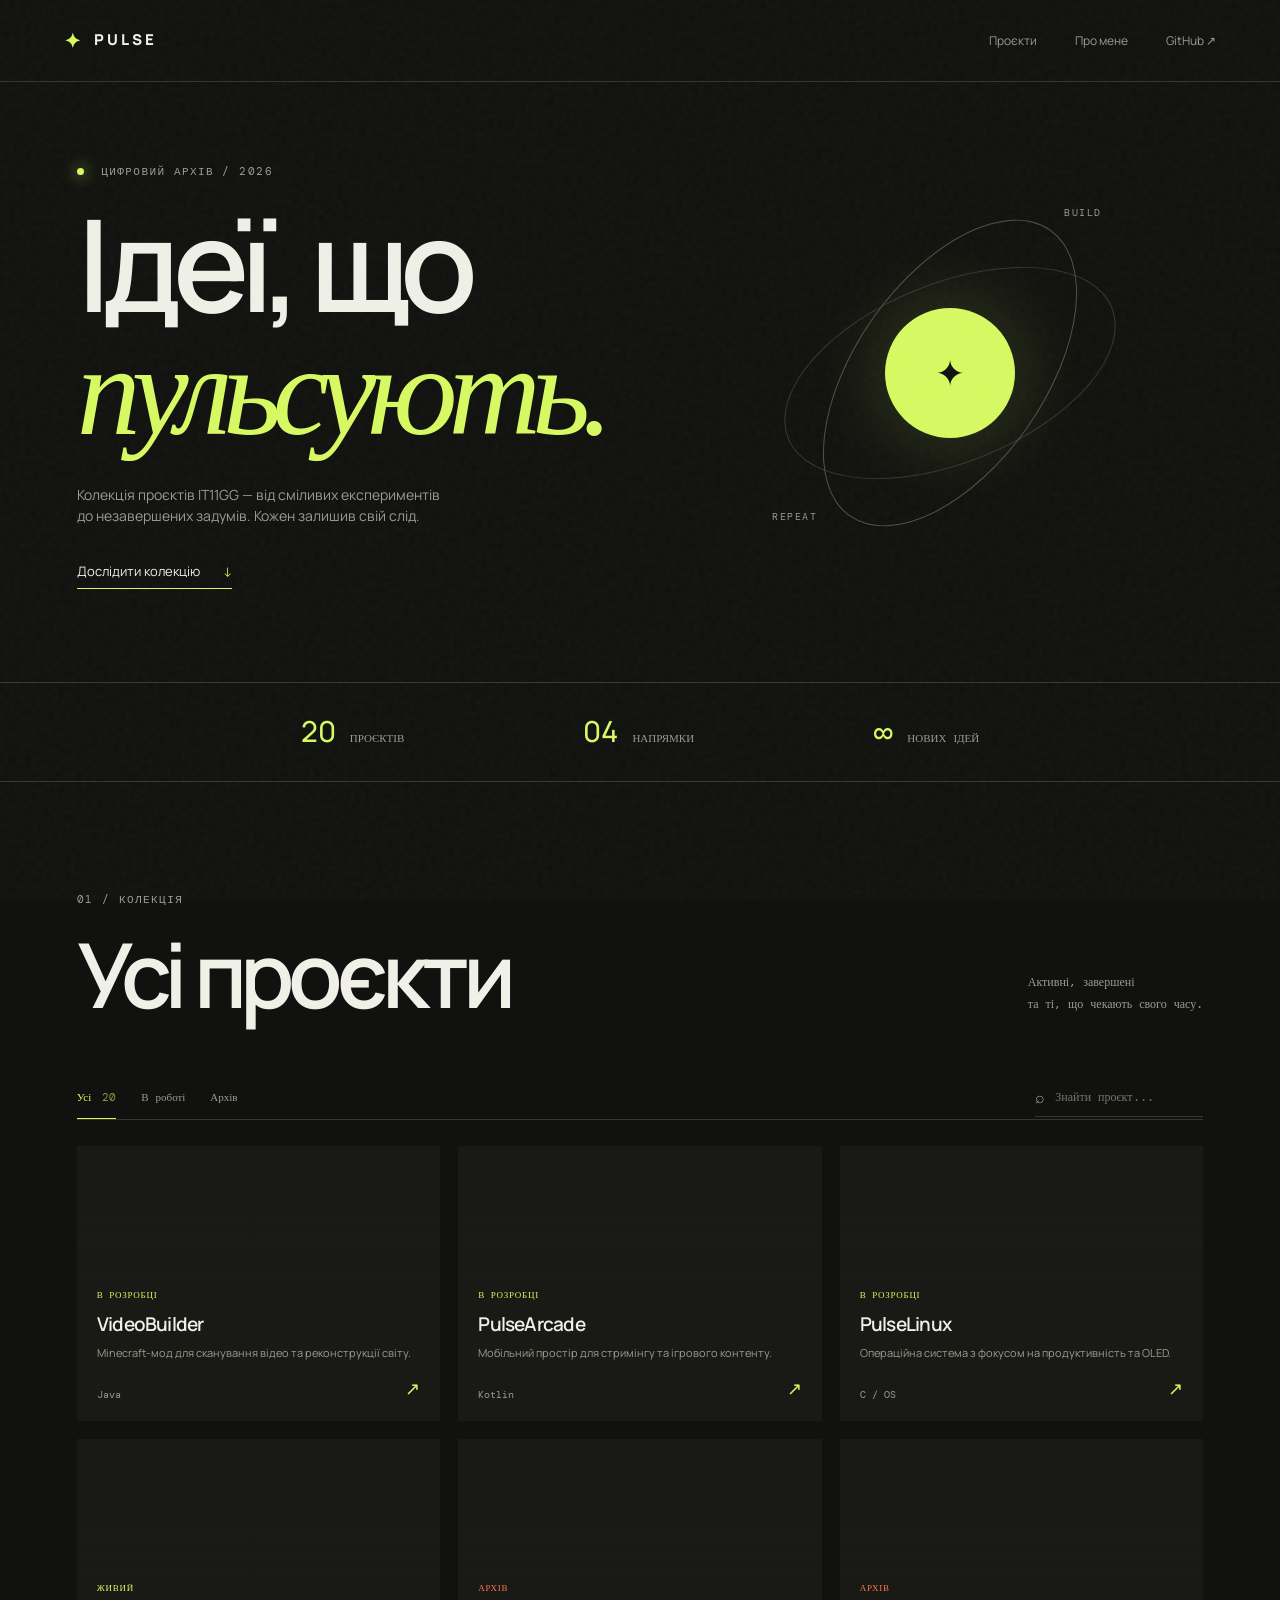
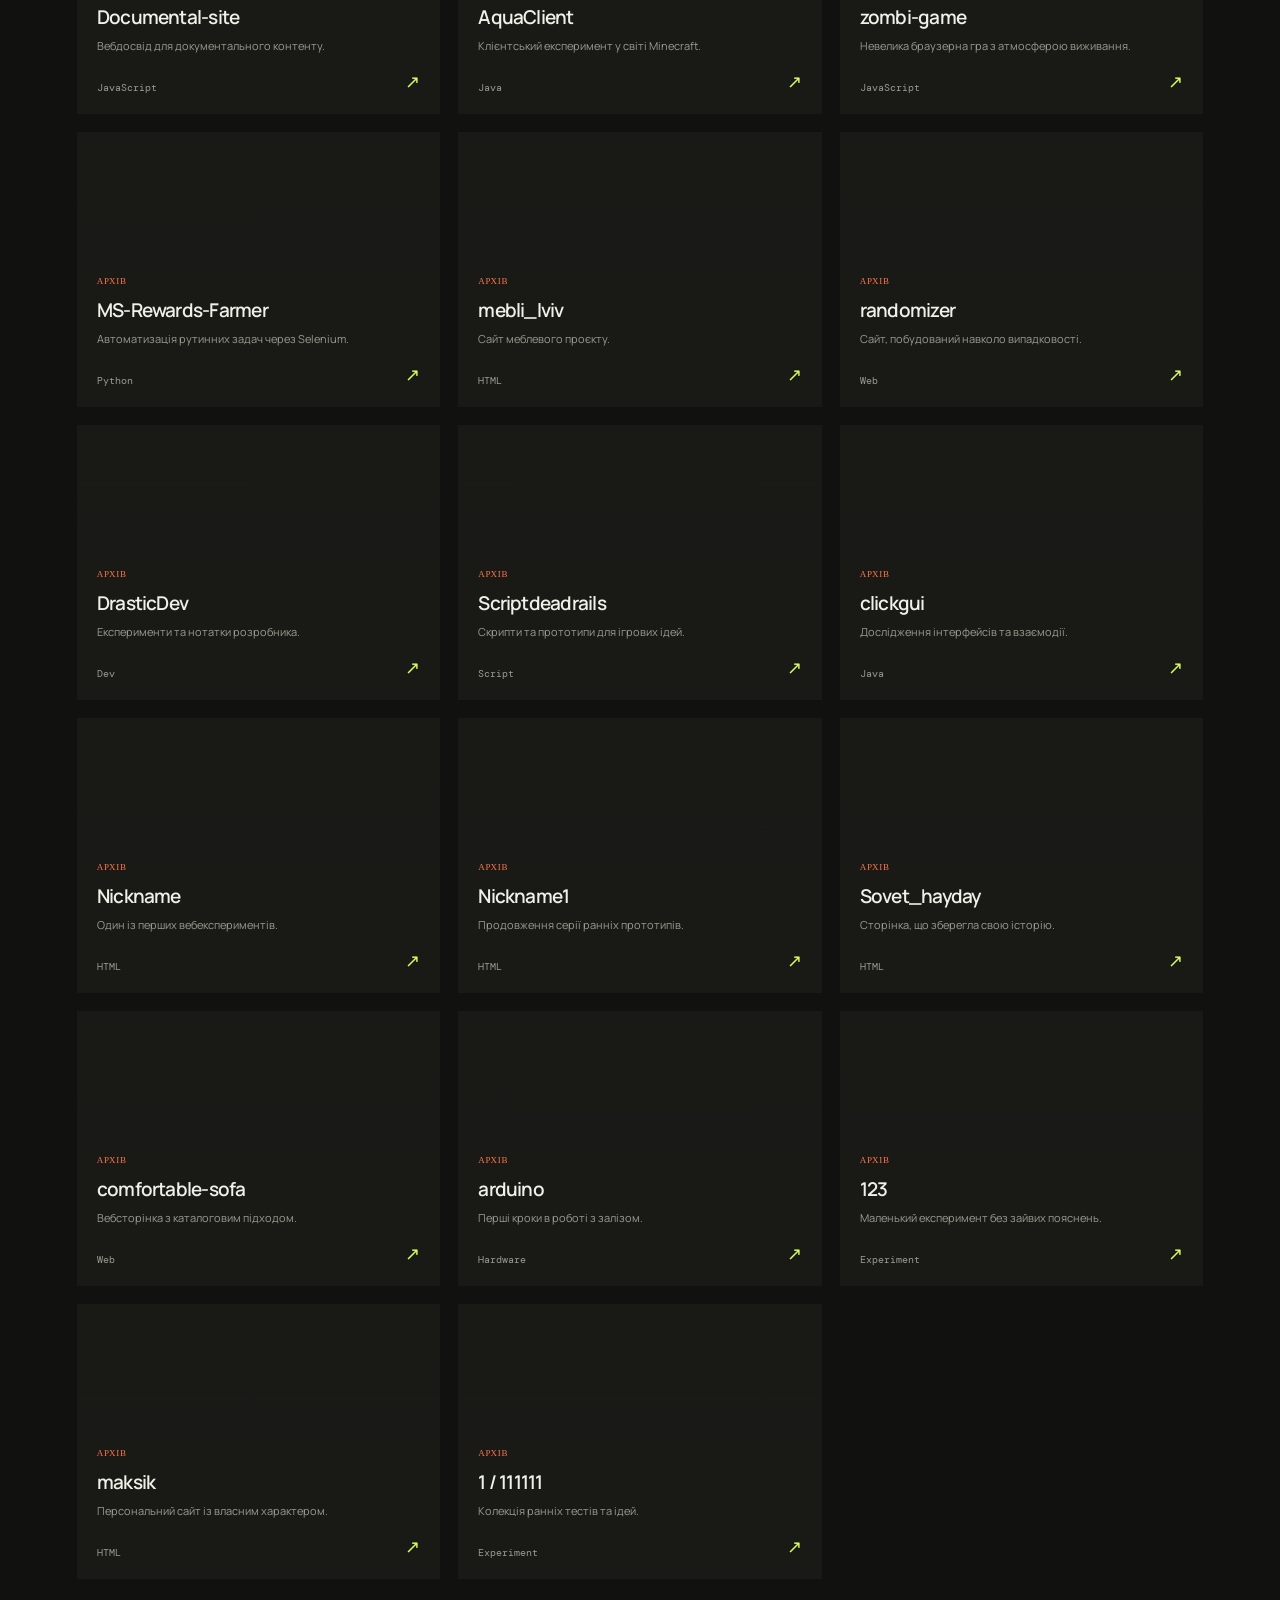
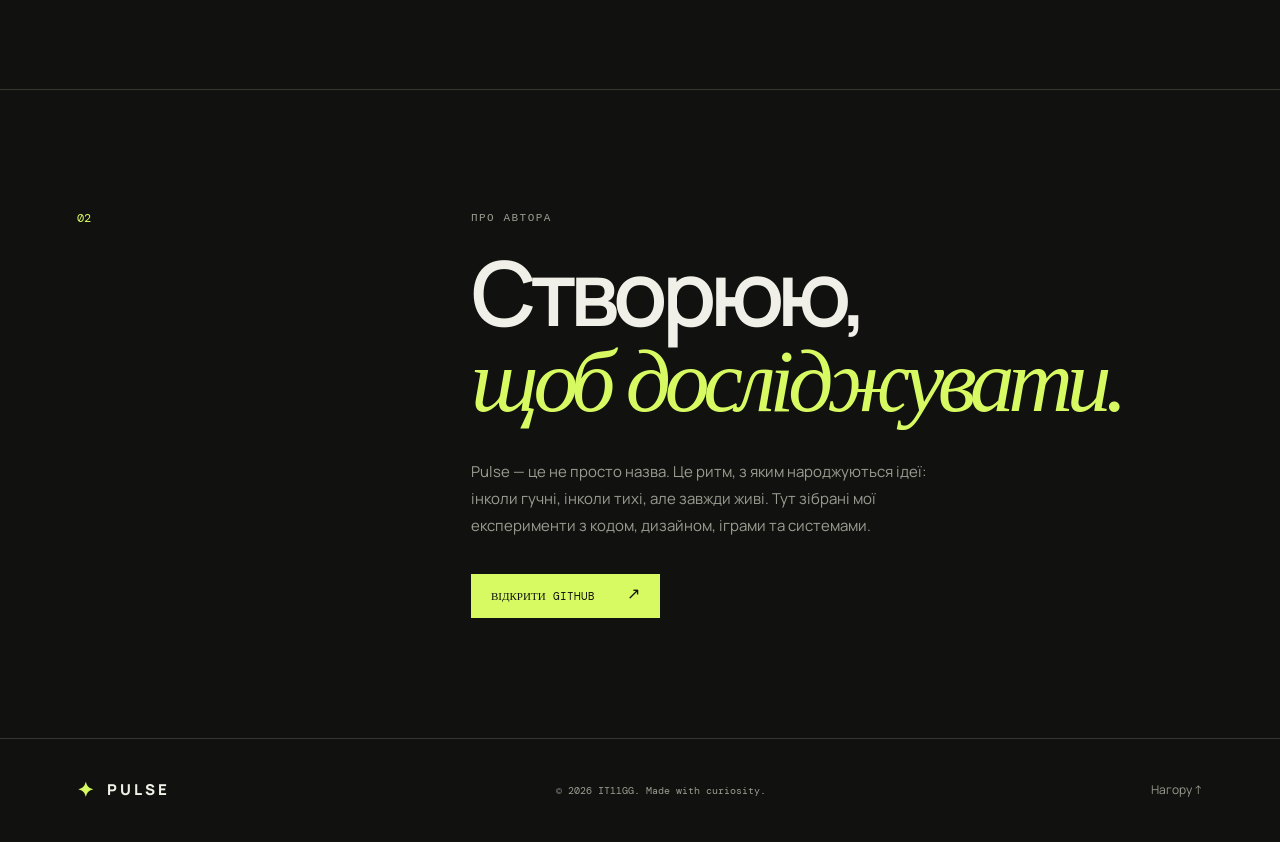
<file: index.html>
<!doctype html>
<html lang="uk">
<head>
  <meta charset="UTF-8" />
  <meta name="viewport" content="width=device-width, initial-scale=1.0" />
  <meta name="description" content="Pulse — цифровий архів проєктів IT11GG." />
  <title>Pulse — проєкти IT11GG</title>
  <link rel="preconnect" href="https://fonts.googleapis.com" />
  <link rel="preconnect" href="https://fonts.gstatic.com" crossorigin />
  <link href="https://fonts.googleapis.com/css2?family=DM+Mono:wght@400;500&family=Manrope:wght@400;500;600;700;800&display=swap" rel="stylesheet" />
  <link rel="stylesheet" href="styles.css" />
</head>
<body>
  <div class="noise"></div>
  <header class="site-header">
    <a class="brand" href="#top" aria-label="Pulse на головну"><span class="brand-mark">✦</span><span>PULSE</span></a>
    <nav class="nav"><a href="#projects">Проєкти</a><a href="#about">Про мене</a><a href="https://github.com/IT11GG" target="_blank" rel="noreferrer">GitHub ↗</a></nav>
    <button class="menu-toggle" aria-label="Відкрити меню">☰</button>
  </header>

  <main id="top">
    <section class="hero">
      <div class="hero-copy">
        <p class="eyebrow"><span class="pulse-dot"></span> Цифровий архів / 2026</p>
        <h1>Ідеї, що<br /><em>пульсують.</em></h1>
        <p class="hero-text">Колекція проєктів IT11GG — від сміливих експериментів до незавершених задумів. Кожен залишив свій слід.</p>
        <a class="text-link" href="#projects">Дослідити колекцію <span>↓</span></a>
      </div>
      <div class="hero-orbit" aria-hidden="true">
        <div class="orbit orbit-one"></div><div class="orbit orbit-two"></div><div class="orb-core"><span>✦</span></div>
        <span class="orbit-label label-top">BUILD</span><span class="orbit-label label-bottom">REPEAT</span>
      </div>
    </section>

    <section class="stats" aria-label="Статистика проєктів">
      <div><strong id="total-count">20</strong><span>проєктів</span></div><div><strong>04</strong><span>напрямки</span></div><div><strong>∞</strong><span>нових ідей</span></div>
    </section>

    <section class="projects-section" id="projects">
      <div class="section-heading"><div><p class="eyebrow">01 / Колекція</p><h2>Усі проєкти</h2></div><p class="section-note">Активні, завершені<br />та ті, що чекають свого часу.</p></div>
      <div class="toolbar"><div class="filters" role="tablist" aria-label="Фільтр проєктів"><button class="filter active" data-filter="all">Усі <span>20</span></button><button class="filter" data-filter="active">В роботі</button><button class="filter" data-filter="archive">Архів</button></div><label class="search"><span>⌕</span><input id="search" type="search" placeholder="Знайти проєкт..." /></label></div>
      <div class="project-grid" id="project-grid"></div><p class="empty" id="empty">Нічого не знайдено. Спробуйте інший запит.</p>
    </section>

    <section class="about-section" id="about"><div class="about-number">02</div><div><p class="eyebrow">Про автора</p><h2>Створюю,<br /><em>щоб досліджувати.</em></h2><p class="about-copy">Pulse — це не просто назва. Це ритм, з яким народжуються ідеї: інколи гучні, інколи тихі, але завжди живі. Тут зібрані мої експерименти з кодом, дизайном, іграми та системами.</p><a class="button" href="https://github.com/IT11GG" target="_blank" rel="noreferrer">Відкрити GitHub <span>↗</span></a></div></section>
  </main>
  <footer><a class="brand" href="#top"><span class="brand-mark">✦</span><span>PULSE</span></a><p>© 2026 IT11GG. Made with curiosity.</p><a href="#top">Нагору ↑</a></footer>
  <script src="script.js"></script>
</body>
</html>
</file>
<file: styles.css>
:root{--bg:#11120f;--surface:#191a16;--line:#363830;--text:#f0f0e8;--muted:#9a9c91;--lime:#d7fa62;--orange:#ff734c}*{box-sizing:border-box}html{scroll-behavior:smooth}body{margin:0;background:var(--bg);color:var(--text);font-family:Manrope,Arial,sans-serif;line-height:1.5}.noise{position:fixed;inset:0;pointer-events:none;opacity:.035;z-index:5;background-image:url("data:image/svg+xml,%3Csvg viewBox='0 0 180 180' xmlns='http://www.w3.org/2000/svg'%3E%3Cfilter id='n'%3E%3CfeTurbulence type='fractalNoise' baseFrequency='.9' numOctaves='4' stitchTiles='stitch'/%3E%3C/filter%3E%3Crect width='100%25' height='100%25' filter='url(%23n)'/%3E%3C/svg%3E")}.site-header{height:82px;border-bottom:1px solid var(--line);display:flex;align-items:center;justify-content:space-between;padding:0 5vw;position:relative;z-index:10}.brand{color:var(--text);font-size:15px;letter-spacing:.2em;font-weight:800;text-decoration:none;display:flex;align-items:center;gap:10px}.brand-mark{color:var(--lime);font-size:20px}.nav{display:flex;gap:38px}.nav a,footer a{color:var(--muted);text-decoration:none;font-size:12px;transition:color .2s}.nav a:hover,footer a:hover{color:var(--lime)}.menu-toggle{display:none;background:none;border:0;color:var(--text);font-size:22px}.hero{min-height:600px;display:grid;grid-template-columns:1.1fr .9fr;align-items:center;max-width:1280px;margin:auto;padding:72px 6vw 90px;position:relative;overflow:hidden}.eyebrow{font:11px 'DM Mono',monospace;text-transform:uppercase;letter-spacing:.13em;color:var(--muted);margin:0 0 25px}.pulse-dot{display:inline-block;width:7px;height:7px;background:var(--lime);border-radius:50%;margin-right:9px;box-shadow:0 0 15px var(--lime)}h1,h2{font-weight:600;letter-spacing:-.07em;line-height:.95;margin:0}h1{font-size:clamp(70px,10vw,142px)}h1 em,h2 em{font-family:Georgia,serif;font-weight:400;color:var(--lime)}.hero-text{max-width:370px;color:var(--muted);font-size:14px;margin:32px 0}.text-link{color:var(--text);font-size:13px;text-decoration:none;border-bottom:1px solid var(--lime);padding-bottom:8px}.text-link span{color:var(--lime);padding-left:20px}.hero-orbit{height:430px;position:relative;display:grid;place-items:center}.orbit{position:absolute;border:1px solid var(--line);border-radius:50%;transform:rotate(-22deg)}.orbit-one{width:350px;height:180px}.orbit-two{width:190px;height:350px;transform:rotate(35deg);border-color:#505342}.orb-core{height:130px;width:130px;background:var(--lime);border-radius:50%;display:grid;place-items:center;color:var(--bg);font-size:36px;box-shadow:0 0 80px #d7fa6233;animation:float 5s ease-in-out infinite}.orbit-label{position:absolute;font:10px 'DM Mono';letter-spacing:.15em;color:var(--muted)}.label-top{top:48px;right:20%}.label-bottom{bottom:65px;left:15%}@keyframes float{50%{transform:translateY(-14px)}}.stats{border-block:1px solid var(--line);display:flex;justify-content:center;gap:14vw;padding:27px 6vw}.stats div{display:flex;gap:14px;align-items:baseline}.stats strong{font-size:29px;font-weight:500;color:var(--lime)}.stats span{color:var(--muted);font:11px 'DM Mono';text-transform:uppercase}.projects-section{max-width:1280px;margin:auto;padding:110px 6vw}.section-heading{display:flex;justify-content:space-between;align-items:end;margin-bottom:60px}.section-heading h2,.about-section h2{font-size:clamp(50px,7vw,95px)}.section-note{font:12px 'DM Mono';color:var(--muted);line-height:1.8;margin:0}.toolbar{border-bottom:1px solid var(--line);display:flex;justify-content:space-between;align-items:center;margin-bottom:26px}.filters{display:flex;gap:25px}.filter{background:none;border:0;color:var(--muted);font:11px 'DM Mono';padding:14px 0;cursor:pointer}.filter.active{color:var(--lime);border-bottom:1px solid var(--lime)}.filter span{opacity:.6;margin-left:4px}.search{display:flex;align-items:center;gap:8px;color:var(--muted);border-bottom:1px solid var(--line);padding:7px 0}.search input{background:none;border:0;outline:0;color:var(--text);font:12px 'DM Mono';width:150px}.project-grid{display:grid;grid-template-columns:repeat(3,1fr);gap:18px}.project-card{background:var(--surface);min-height:275px;display:flex;flex-direction:column;text-decoration:none;color:var(--text);overflow:hidden;position:relative;transition:transform .25s,background .25s}.project-card:hover{transform:translateY(-5px);background:#20221c}.card-image{height:135px;background-size:cover;background-position:center;filter:saturate(.7);position:relative}.card-image:after{content:'';position:absolute;inset:0;background:linear-gradient(180deg,transparent 40%,var(--surface))}.card-body{padding:8px 20px 20px;display:flex;flex-direction:column;flex:1;position:relative}.card-status{font:9px 'DM Mono';letter-spacing:.08em;text-transform:uppercase;margin-bottom:9px}.card-status.active{color:var(--lime)}.card-status.archive{color:var(--orange)}.card-title{font-size:19px;font-weight:600;letter-spacing:-.04em}.card-desc{font-size:11px;color:var(--muted);margin:7px 0 0;line-height:1.5}.card-meta{display:flex;justify-content:space-between;align-items:end;margin-top:auto;padding-top:15px;color:var(--muted);font:10px 'DM Mono'}.card-arrow{color:var(--lime);font-size:18px}.empty{text-align:center;color:var(--muted);display:none;padding:50px}.about-section{border-top:1px solid var(--line);max-width:1280px;margin:auto;padding:120px 6vw;display:grid;grid-template-columns:.7fr 1.3fr}.about-number{font:12px 'DM Mono';color:var(--lime)}.about-copy{max-width:470px;color:var(--muted);font-size:15px;line-height:1.8;margin:35px 0}.button{display:inline-flex;gap:32px;color:var(--bg);background:var(--lime);padding:15px 20px;text-decoration:none;font:11px 'DM Mono';text-transform:uppercase}.button span{font-size:16px;line-height:10px}footer{border-top:1px solid var(--line);padding:35px 6vw;display:flex;justify-content:space-between;align-items:center}footer p{font:10px 'DM Mono';color:var(--muted)}@media(max-width:700px){.site-header{height:68px;padding:0 6vw}.nav{display:none}.menu-toggle{display:block}.hero{display:block;padding-top:80px;min-height:700px}.hero-orbit{height:290px;margin-top:40px}.orbit-one{width:270px;height:140px}.orbit-two{width:150px;height:270px}.orb-core{height:100px;width:100px}.stats{gap:0;justify-content:space-between}.stats div{display:block}.stats strong,.stats span{display:block}.stats span{margin-top:4px}.projects-section{padding-top:75px}.section-heading{display:block;margin-bottom:35px}.section-note{margin-top:20px}.toolbar{display:block}.search{margin:15px 0}.project-grid{grid-template-columns:1fr}.about-section{display:block;padding:80px 6vw}.about-number{margin-bottom:45px}footer{display:block}footer p{margin:25px 0}.hero h1{font-size:74px}}
</file>
